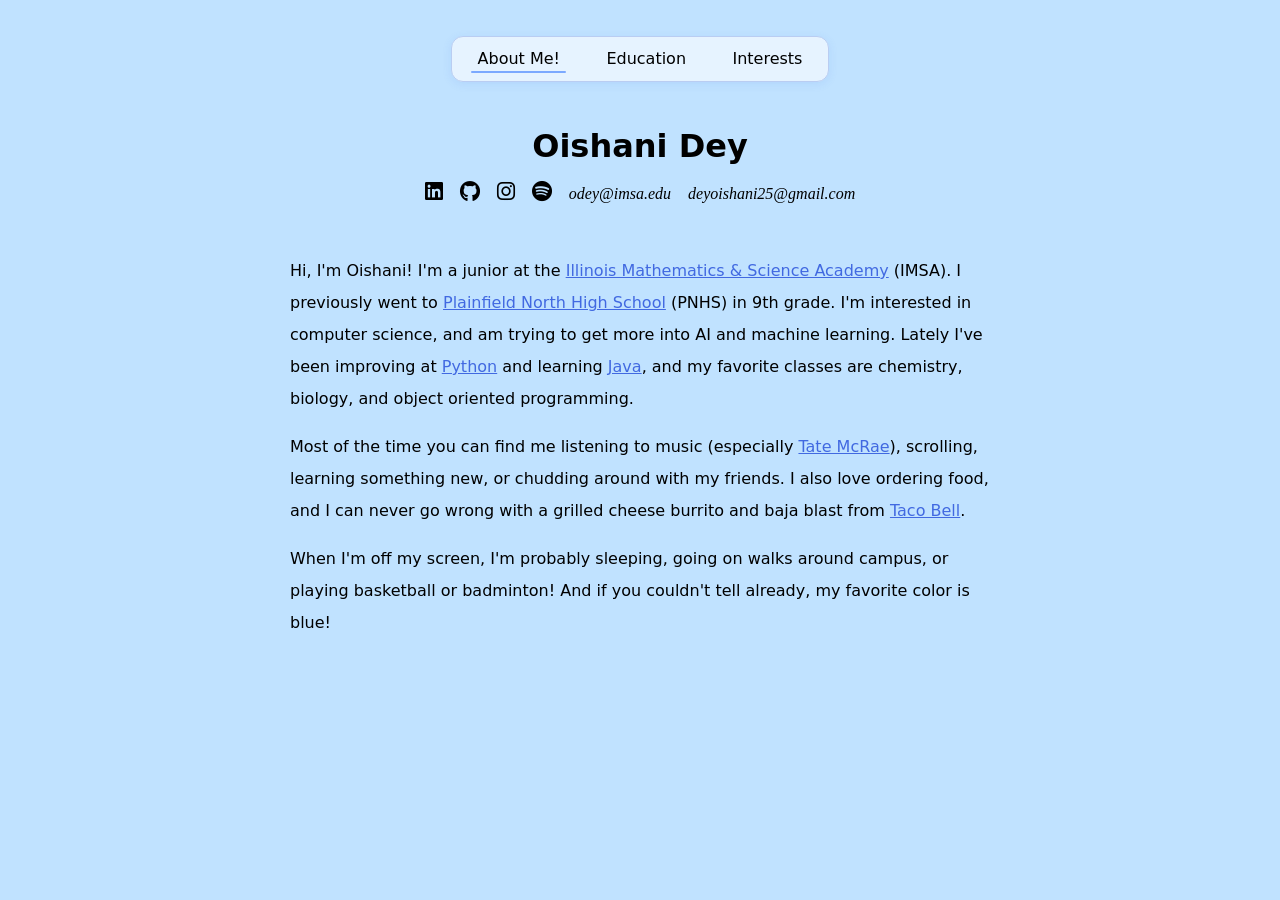
<file: index.html>
<!DOCTYPE html>
<html lang="en">
    <head>
        <meta charset="UTF-8">
        <meta name="viewport" content="width=device-width, initial-scale=1.0">
        <title>Oishani Dey</title>
        <link rel="icon" type="image/svg+xml" href="assets/favicon.svg">
        <link rel="stylesheet" href="https://cdnjs.cloudflare.com/ajax/libs/font-awesome/6.5.1/css/all.min.css">
        <link rel="stylesheet" href="style.css">

        <script type="application/ld+json">
        {
            "@context": "https://schema.org",
            "@type": "Person",
            "name": "Oishani Dey",
            "jobTitle": "Student",
            "affiliation": {
                "@type": "HighSchool",
                "name": "Illinois Mathematics and Science Academy",
                "sameAs": "https://imsa.edu/",
            }
            "email": "mailto:odey@imsa.edu",
            "url": "https://oishanid.github.io",
            "sameAs": [
                "https://www.linkedin.com/in/oishanid",
                "https://github.com/oishanid",
                "https://www.instagram.com/deyoishani25",
            ]
        }
        </script>

        <meta name="google-site-verification" content="NXhWqU12qEsDTgJhMEGxHX461QypruWYHz_nBIVrG88" />
    </head>
    <body>
        <nav>
            <ul class="nav-bar">
                <li class="active"><a href="index.html">About Me!</a></li>
                <li><a href="education.html">Education</a></li>
                <li><a href="interests.html">Interests</a></li>
            </ul>
        </nav>

        <main>
            <header>
                <div class="hello">
                    <h1>Oishani Dey</h1>
                    <section class="socials">
                        <a href="https://linkedin.com/in/oishanid" target="_blank" class="link-icon"><i class="fa-brands fa-linkedin"></i></a>
                        <a href="http://www.github.com/oishanid" target="_blank" class="link-icon"><i class="fa-brands fa-github"></i></a>
                        <a href="https://www.instagram.com/deyoishani25" target="_blank" class="link-icon"><i class="fa-brands fa-instagram"></i></a>
                        <a href="https://open.spotify.com/user/31oc64y7fqrz64kbvjxoxemlksbm" target="_blank" class="link-icon"><i class="fa-brands fa-spotify"></i></a>
                        <a class="email" href="mailto:odey@imsa.edu">odey@imsa.edu</a>
                        <a class="email" href="mailto:deyoishani25@gmail.com">deyoishani25@gmail.com</a>
                    </section>
                </div>
            </header>

            <section class="about">
                <p>
                    Hi, I'm Oishani! I'm a junior at the <a href="https://www.imsa.edu/" target="_blank">Illinois Mathematics & Science Academy</a> (IMSA). I previously went to <a href="https://pnhs.psd202.org/" target="_blank">Plainfield North High School</a> (PNHS) in 9th grade. I'm interested in computer science, and am trying to get more into AI and machine learning. Lately I've been improving at <a href="www.python.org" target="_blank">Python</a> and learning <a href="https://www.kava/com/en">Java</a>, and my favorite classes are chemistry, biology, and object oriented programming.
                </p>
                <p>
                    Most of the time you can find me listening to music (especially <a href="https://www.tatemcrae.com/" target="_blank">Tate McRae</a>), scrolling, learning something new, or chudding around with my friends. I also love ordering food, and I can never go wrong with a grilled cheese burrito and baja blast from <a href="https://www.tacobell.com/" target="_blank">Taco Bell</a>.
                </p>
                <p>
                    When I'm off my screen, I'm probably sleeping, going on walks around campus, or playing basketball or badminton! And if you couldn't tell already, my favorite color is blue!
                </p>
            </section>
        </main>

        <iframe 
            data-testid="embed-iframe"
            src="https://open.spotify.com/embed/track/0WPC7zoxtjUMCpm3u0Xw7C?utm_source=generator&theme=0&si=2f106275d0e54491"
            frameBorder="0" allowfullscreen="" allow="autoplay; clipboard-write; encrypted-media; fullscreen; picture-in-picture"
            loading="lazy">
        </iframe>
    </body>
</html>
</file>
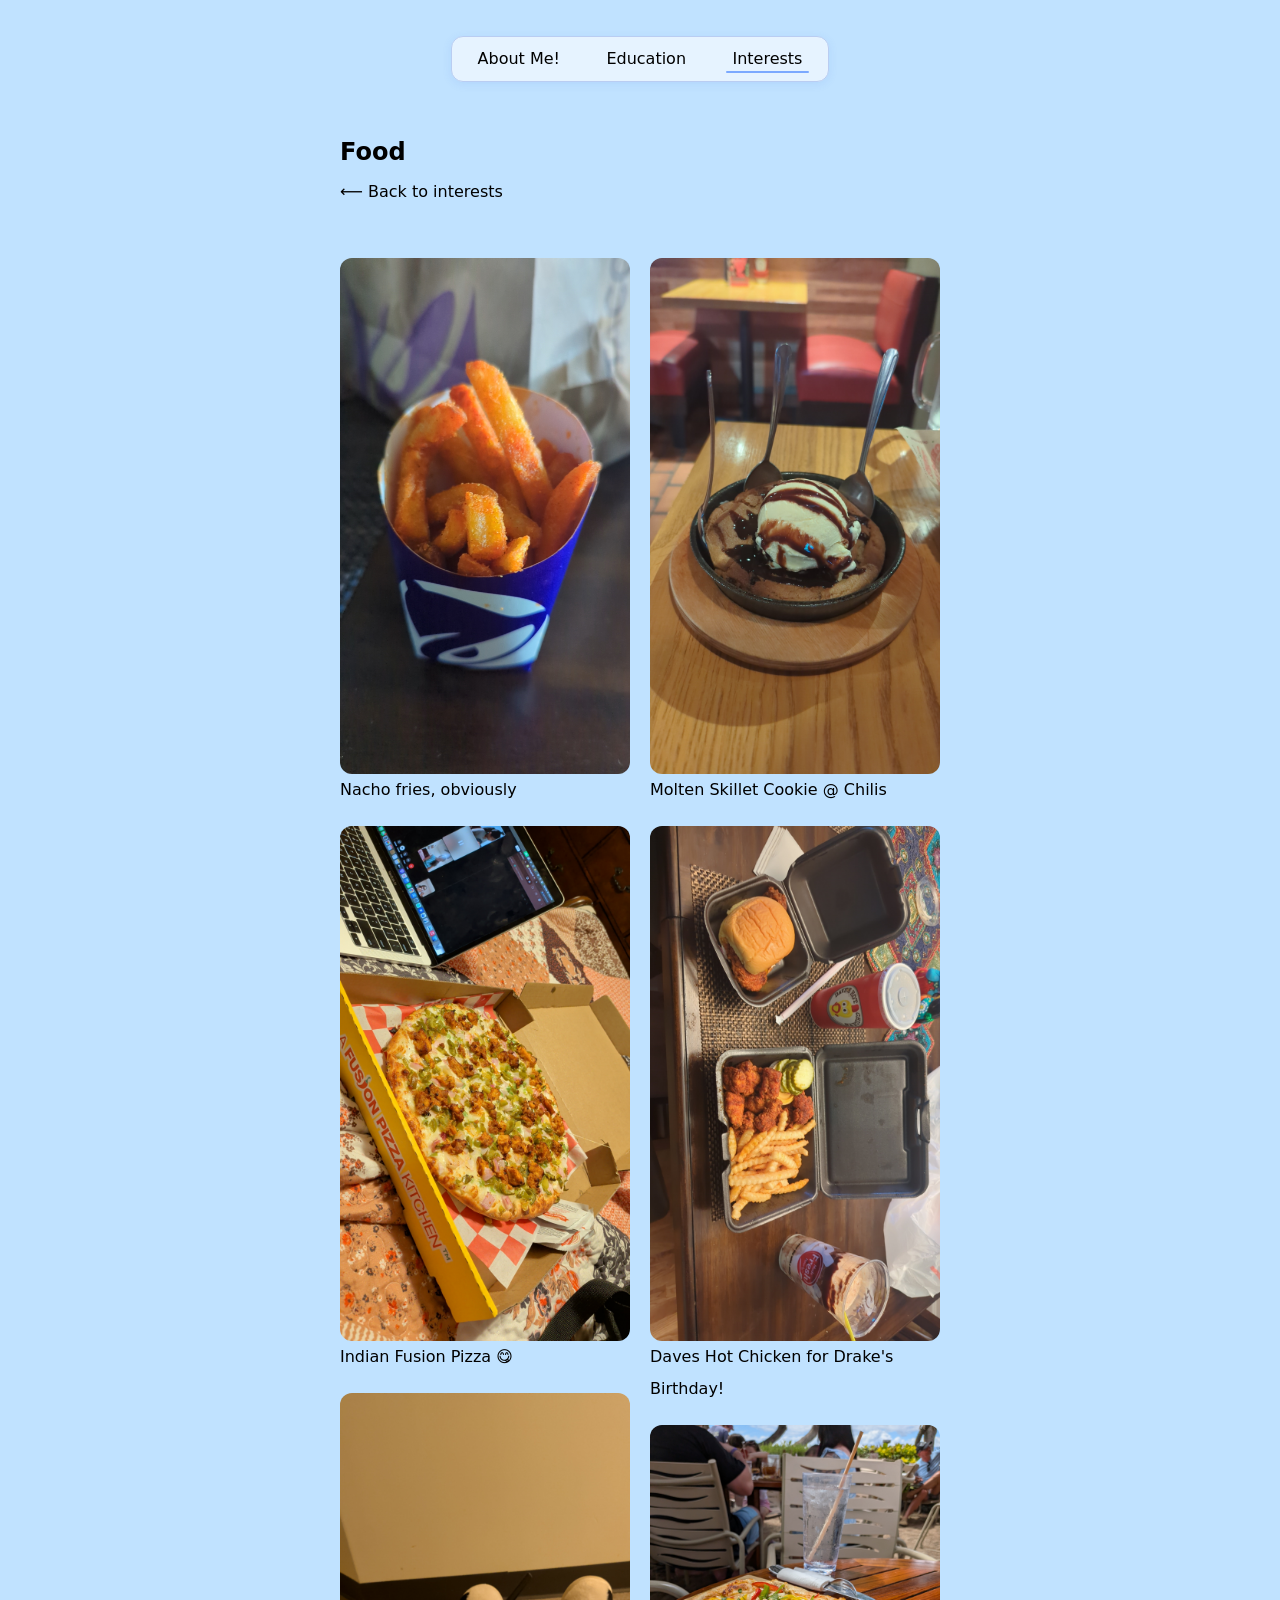
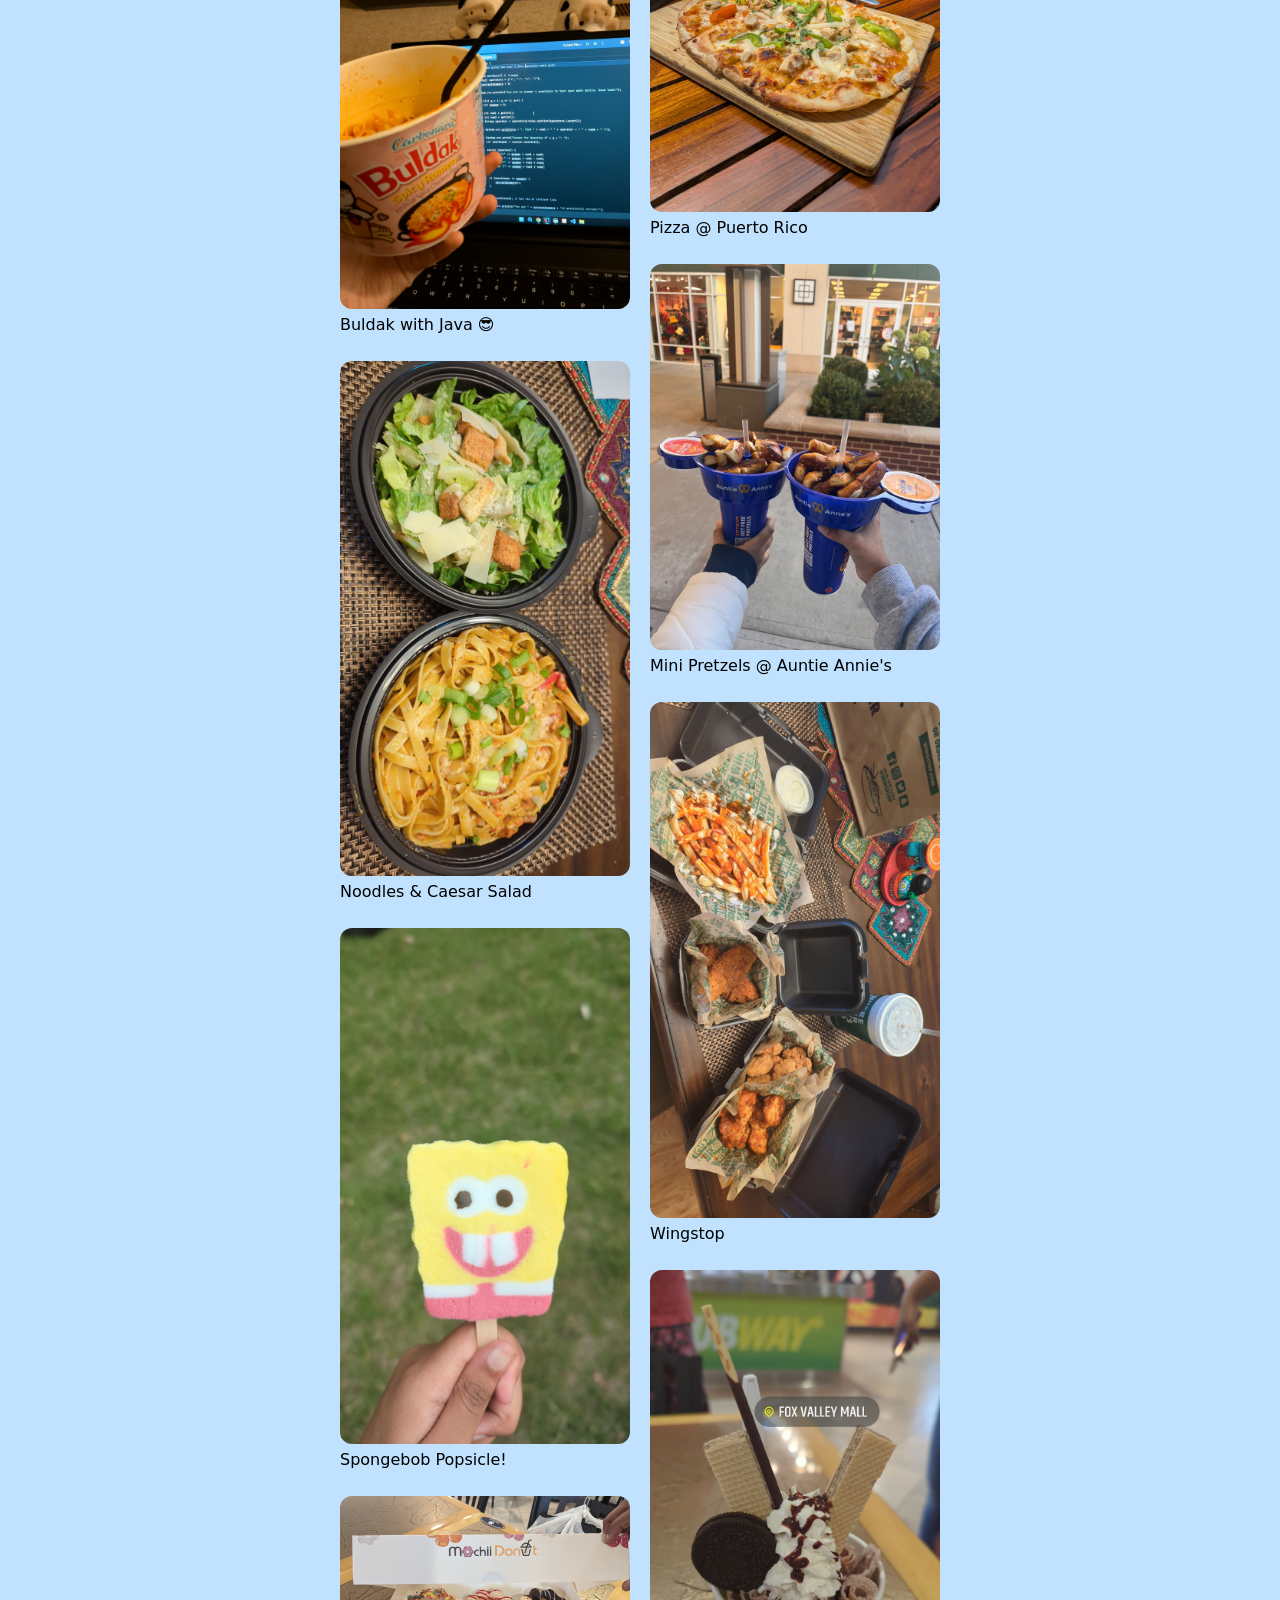
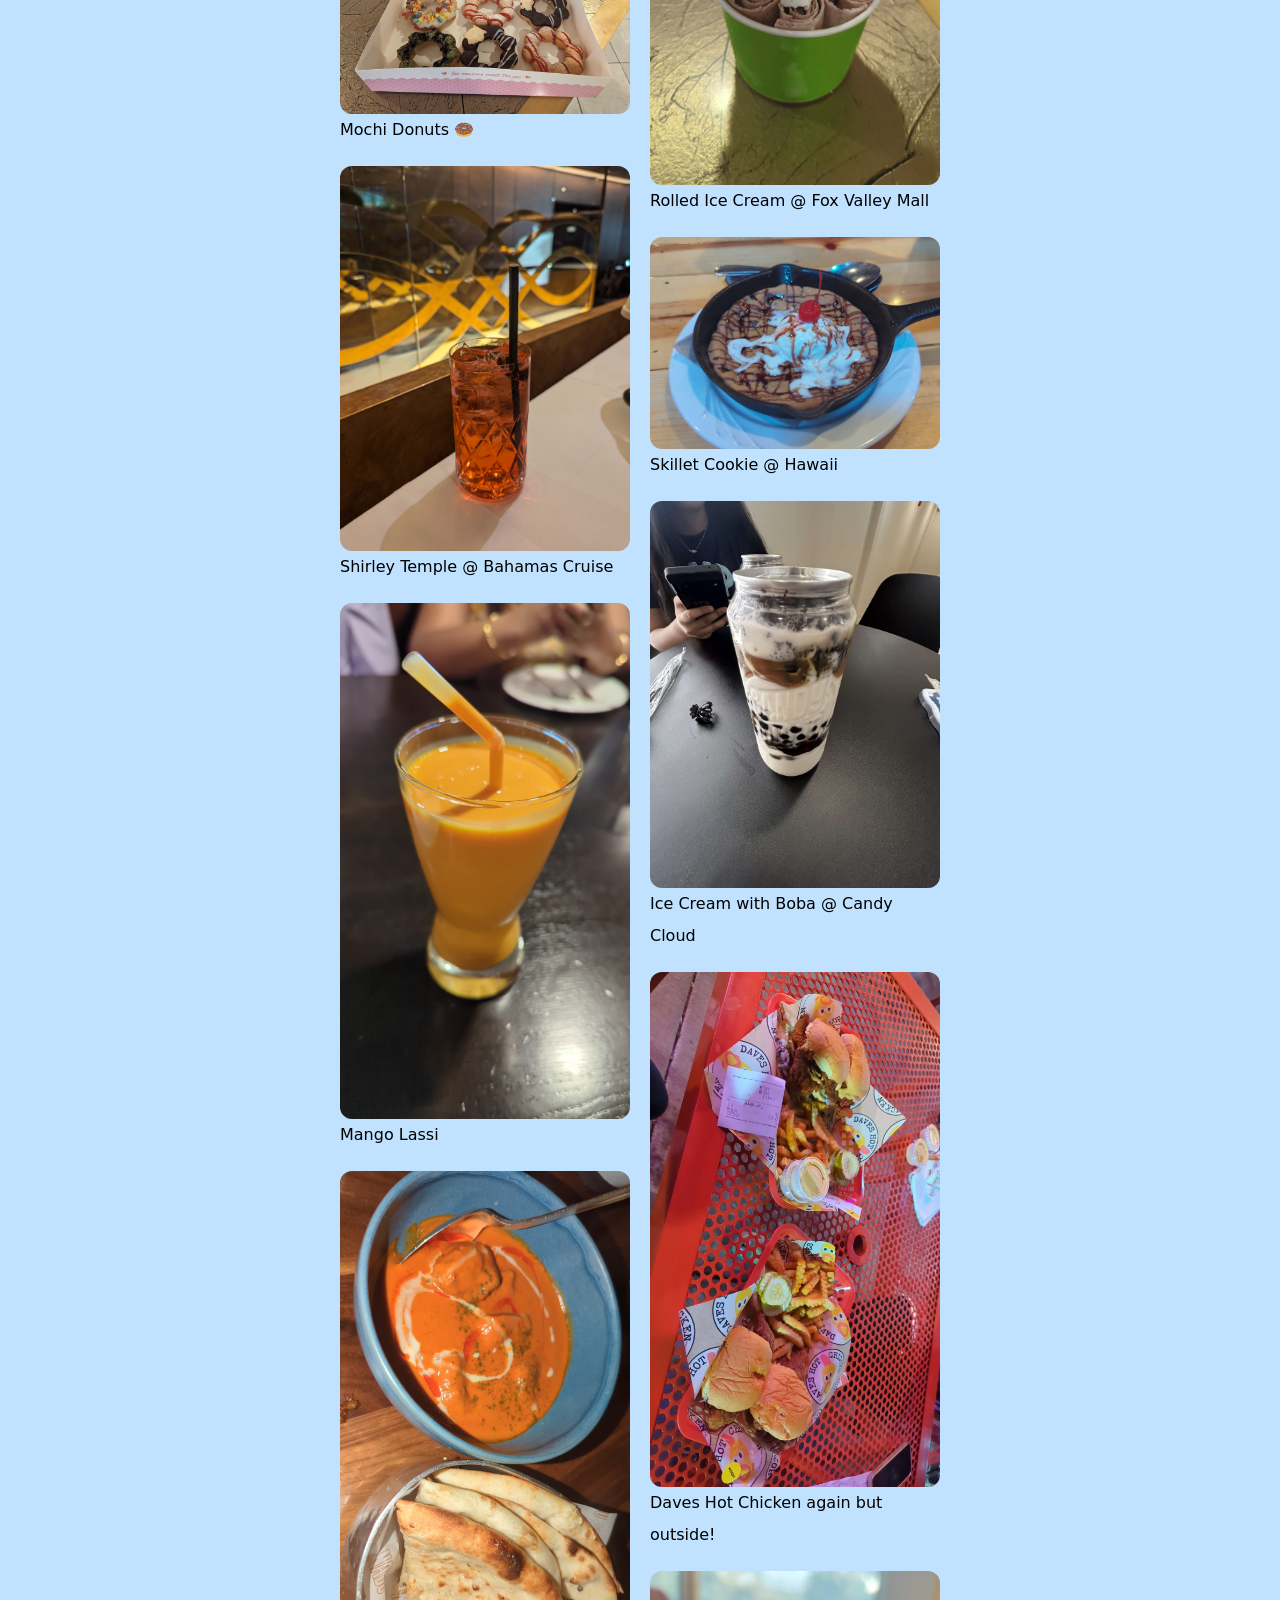
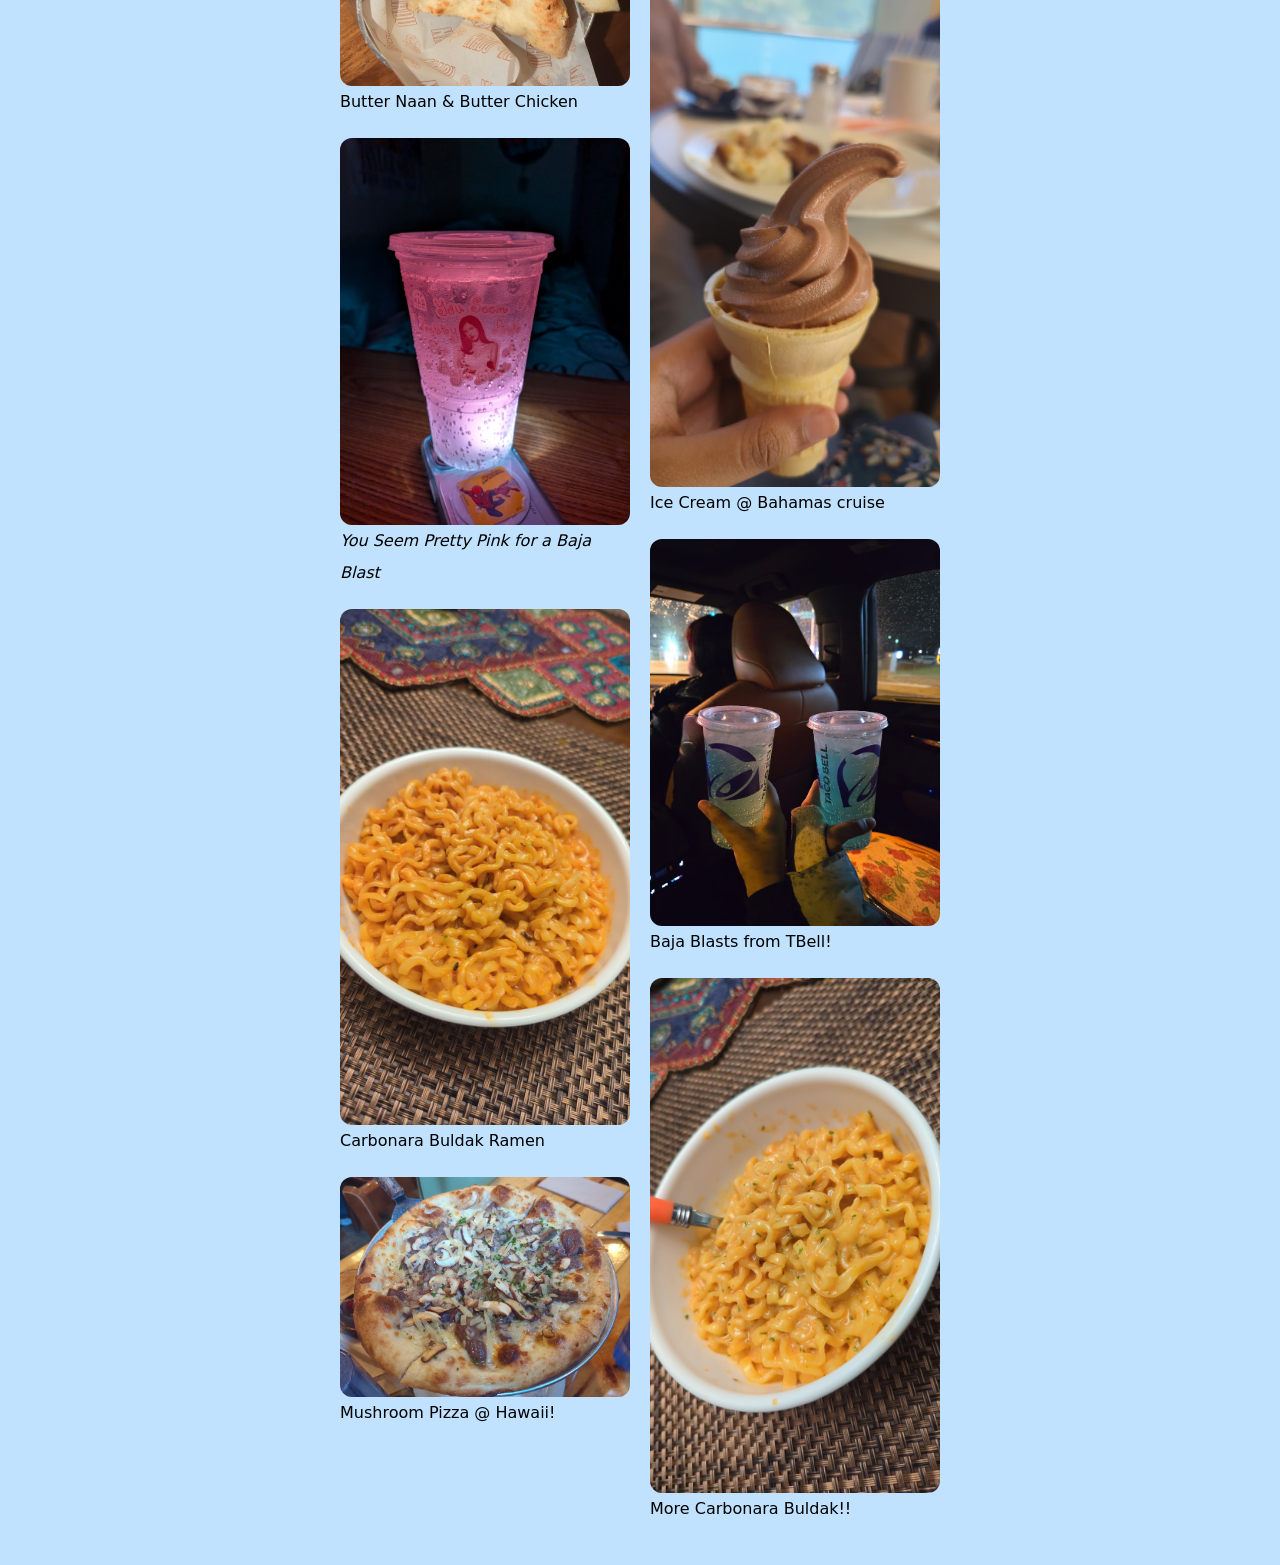
<file: food.html>
<!DOCTYPE html>
<html lang="en">
    <head>
        <meta charset="UTF-8">
        <meta name="viewport" content="width=device-width, initial-scale=1.0">
        <title>Oishani Dey</title>
        <link rel="icon" type="image/svg+xml" href="assets/favicon.svg">
        <link rel="stylesheet" href="style.css">
    </head>
    <body>
        <nav>
            <ul class="nav-bar">
                <li><a href="index.html">About Me!</a></li>
                <li><a href="education.html">Education</a></li>
                <li class="active"><a href="interests.html">Interests</a></li>
            </ul>
        </nav>

        <main>
            <section class="fun">
                <h2>Food</h2>
                <a class="button-link" href="interests.html#eating">⟵ Back to interests</a>
            </section>

            <div class="gallery">
                <figure>
                    <img src="assets/food/nacho-fries.jpg" alt="Nacho Fries" loading="lazy">
                    <figcaption>Nacho fries, obviously</figcaption>
                </figure>
                <figure>
                    <img src="assets/food/pizza-twist.jpg" alt="Indian Pizza" loading="lazy">
                    <figcaption>Indian Fusion Pizza 😋</figcaption>
                </figure>
                <figure>
                    <img src="assets/food/buldak+java.jpg" alt="Buldak Ramen" loading="lazy">
                    <figcaption>Buldak with Java 😎</figcaption>
                </figure>
                <figure>
                    <img src="assets/food/noodles&co.jpg" alt="Noodles & Salad" loading="lazy">
                    <figcaption>Noodles & Caesar Salad</figcaption>
                </figure>
                <figure>
                    <img src="assets/food/spongebob.jpg" alt="Spongebob Popsicle" loading="lazy">
                    <figcaption>Spongebob Popsicle!</figcaption>
                </figure>
                <figure>
                    <img src="assets/food/mochidonuts.jpg" alt="Mochi Donuts" loading="lazy">
                    <figcaption>Mochi Donuts 🍩</figcaption>
                </figure>
                <figure>
                    <img src="assets/food/shirleytemple.jpg" alt="Shirley Temple" loading="lazy">
                    <figcaption>Shirley Temple @ Bahamas Cruise</figcaption>
                </figure>
                <figure>
                    <img src="assets/food/mangolassi.jpg" alt="Mango Lassi" loading="lazy">
                    <figcaption>Mango Lassi</figcaption>
                </figure>
                <figure>
                    <img src="assets/food/naan+butterchicken.jpg" alt="Butter Naan & Butter Chicken" loading="lazy">
                    <figcaption>Butter Naan & Butter Chicken</figcaption>
                </figure>
                <figure>
                    <img src="assets/food/pinkbaja.jpg" alt="Olivia Rodrigo Baja Blast" loading="lazy">
                    <figcaption><i>You Seem Pretty Pink for a Baja Blast</i></figcaption>
                </figure>
                <figure>
                    <img src="assets/food/morebuldak.jpg" alt="Carbonara Buldak Ramen" loading="lazy">
                    <figcaption>Carbonara Buldak Ramen</figcaption>
                </figure>
                <figure>
                    <img src="assets/food/pizzahawaii.jpg" alt="Mushroom Pizza in Hawaii" loading="lazy">
                    <figcaption>Mushroom Pizza @ Hawaii!</figcaption>
                </figure>
                <figure>
                    <img src="assets/food/skilletcookie.jpg" alt="Molten Skillet Cookie" loading="lazy">
                    <figcaption>Molten Skillet Cookie @ Chilis</figcaption>
                </figure>
                <figure>
                    <img src="assets/food/daveshotchkn.jpg" alt="Daves Hot Chicken" loading="lazy">
                    <figcaption>Daves Hot Chicken for Drake's Birthday!</figcaption>
                </figure>
                <figure>
                    <img src="assets/food/pizzaPuertoRico.jpg" alt="Pizza" loading="lazy">
                    <figcaption>Pizza @ Puerto Rico</figcaption>
                </figure>
                <figure>
                    <img src="assets/food/pretzels.jpg" alt="Mini Pretzels" loading="lazy">
                    <figcaption>Mini Pretzels @ Auntie Annie's</figcaption>
                </figure>
                <figure>
                    <img src="assets/food/wingstop.jpg" alt="Wingstop" loading="lazy">
                    <figcaption>Wingstop</figcaption>
                </figure>
                <figure>
                    <img src="assets/food/icecream.jpg" alt="Rolled Ice Cream" loading="lazy">
                    <figcaption>Rolled Ice Cream @ Fox Valley Mall</figcaption>
                </figure>
                <figure>
                    <img src="assets/food/cookiehawaii.jpg" alt="Skillet Cookie" loading="lazy">
                    <figcaption>Skillet Cookie @ Hawaii</figcaption>
                </figure>
                <figure>
                    <img src="assets/food/candycloud.jpg" alt="Ice Cream" loading="lazy">
                    <figcaption>Ice Cream with Boba @ Candy Cloud</figcaption>
                </figure>
                <figure>
                    <img src="assets/food/davesagain.jpg" alt="Daves Hot Chicken" loading="lazy">
                    <figcaption>Daves Hot Chicken again but outside!</figcaption>
                </figure>
                <figure>
                    <img src="assets/food/icecream2.jpg" alt="Ice Cream" loading="lazy">
                    <figcaption>Ice Cream @ Bahamas cruise</figcaption>
                </figure>
                <figure>
                    <img src="assets/food/bajablasts.jpg" alt="Baja Blasts" loading="lazy">
                    <figcaption>Baja Blasts from TBell!</figcaption>
                </figure>
                <figure>
                    <img src="assets/food/moremorebuldak.jpg" alt="Carbonara Buldak Ramen" loading="lazy">
                    <figcaption>More Carbonara Buldak!!</figcaption>
                </figure>
            </div>
        </main>
    </body>
</html>
</file>
<file: style.css>
* {
    margin: 0;
    padding: 0;
    cursor: url("data:image/svg+xml;utf8,<svg xmlns='http://www.w3.org/2000/svg' width='8' height='8'><circle cx='4' cy='4' r='3.5' fill='%232f6fe4'/></svg>") 4 4, auto;
}

body {
    font-family: -apple-system, BlinkMacSystemFont, 'Segoe UI', system-ui, sans-serif;
    line-height: 2.0;
    padding: 20px;
    color: black;
    background-color: rgb(192, 226, 255);
}

a, a * {
    cursor: url("data:image/svg+xml;utf8,<svg xmlns='http://www.w3.org/2000/svg' width='14' height='14'><circle cx='7' cy='7' r='5.5' fill='%232f6fe4' fill-opacity='0.2' stroke='%232f6fe4' stroke-width='1.5'/></svg>") 7 7, pointer;
    color: inherit;
    text-decoration: none;
}


nav {
    display: flex;
    justify-content: center;
    align-items: center;
    margin-bottom: 1.0rem;
    padding: 1rem;
}

.nav-bar {
    display: flex;
    gap: 0.5rem;
    list-style: none;
    padding: 6px;
    line-height: 1.6;
    border: 1px solid #b9cdf2;
    border-radius: 12px;
    background-color: rgba(255, 255, 255, 0.6);
    box-shadow: 0 2px 10px rgba(47, 111, 228, 0.1);
}

.nav-bar a {
    display: block;
    padding: 0.2rem 1.2rem;
    border-radius: 8px;
    transition: background-color 0.18s, color 0.18s;
    position: relative;
}

.nav-bar a:hover {
    background-color: rgba(47, 111, 228, 0.12);
    color: darkblue;
}

.nav-bar .active a::after {
    content: "";
    position: absolute;
    left: 0.8rem;
    right: 0.8rem;
    bottom: 2px;
    height: 2px;
    border-radius: 2px;
    background-color: #7ba9ff;
}

.hello {
    display: grid;
    place-items: center;

}

.socials {
    display: flex;
    align-items: center;
    gap: 17px;

}

.socials a {
    transition: color .18s, transform .18s;
}

.socials a:hover {
    color: rgb(18, 93, 244);
    transform: translateY(-1.8px);
}

.socials i{
    font-size: 1.3rem;
}

.email {
    font-family: 'Times New Roman', Times, serif;
    font-style: italic;
}

.about {
    max-width: 700px;
    margin: 45px auto 0;
    font-size: 16px;
}

.about a, .coursework a, .hobby a{
    color: royalblue;
    text-decoration: underline;
    text-decoration-color:royalblue;
    transition: color .2s;
}

.about a:hover, .coursework a:hover, .hobby a:hover{
    color:black;
    text-decoration-color: black;  
}

.about p + p {
    margin-top: 1rem;
}

.coursework, .learning, .fun, .gallery {
    max-width: 600px;
    margin: 30px auto 0;
}

.learning h4 {
    font-style:italic;
}

.dual-credit {
    font-weight: bold;
    font-style: italic;
    font-size: 0.8em;
    margin-left: 0.5em;
}

img {
    transition: transform 0.18s;
}

img:hover {
    transform: translateY(-2.6px);
}

.gallery {
    columns: 3 260px;
    column-gap: 20px;
    padding: 20px;
}

.gallery figure {
    margin: 0 0 20px;
    break-inside: avoid;
}

.gallery img {
    width: 100%;
    height: auto;
    border-radius: 12px;
    display: block;
}

.interests {
    max-width: 900px;
    margin: 60px auto 0;
}

.jump-links {
    display: flex;
    flex-wrap: nowrap;
    justify-content: center;
    gap: 0.5rem;
    margin: 0.75rem 0 1.5rem;
}

.jump-links a {
    padding: 0.1rem 1rem;
    white-space: nowrap;
    border: 1px solid #b9cdf2;
    border-radius: 12px;
    background-color: rgba(255, 255, 255, 0.6);
    transition: background-color 0.18s, color 0.18s;
}

.jump-links a:hover {
    background-color: rgba(47, 111, 228, 0.12);
    color: darkblue;
}

.hobby {
    margin: 50px auto 0;
}

iframe {
    display: flex;
    align-items: center;
    border-radius: 12px;
    margin: 40px auto 0;
    width: 50%;
    height: 152px;
}
</file>
